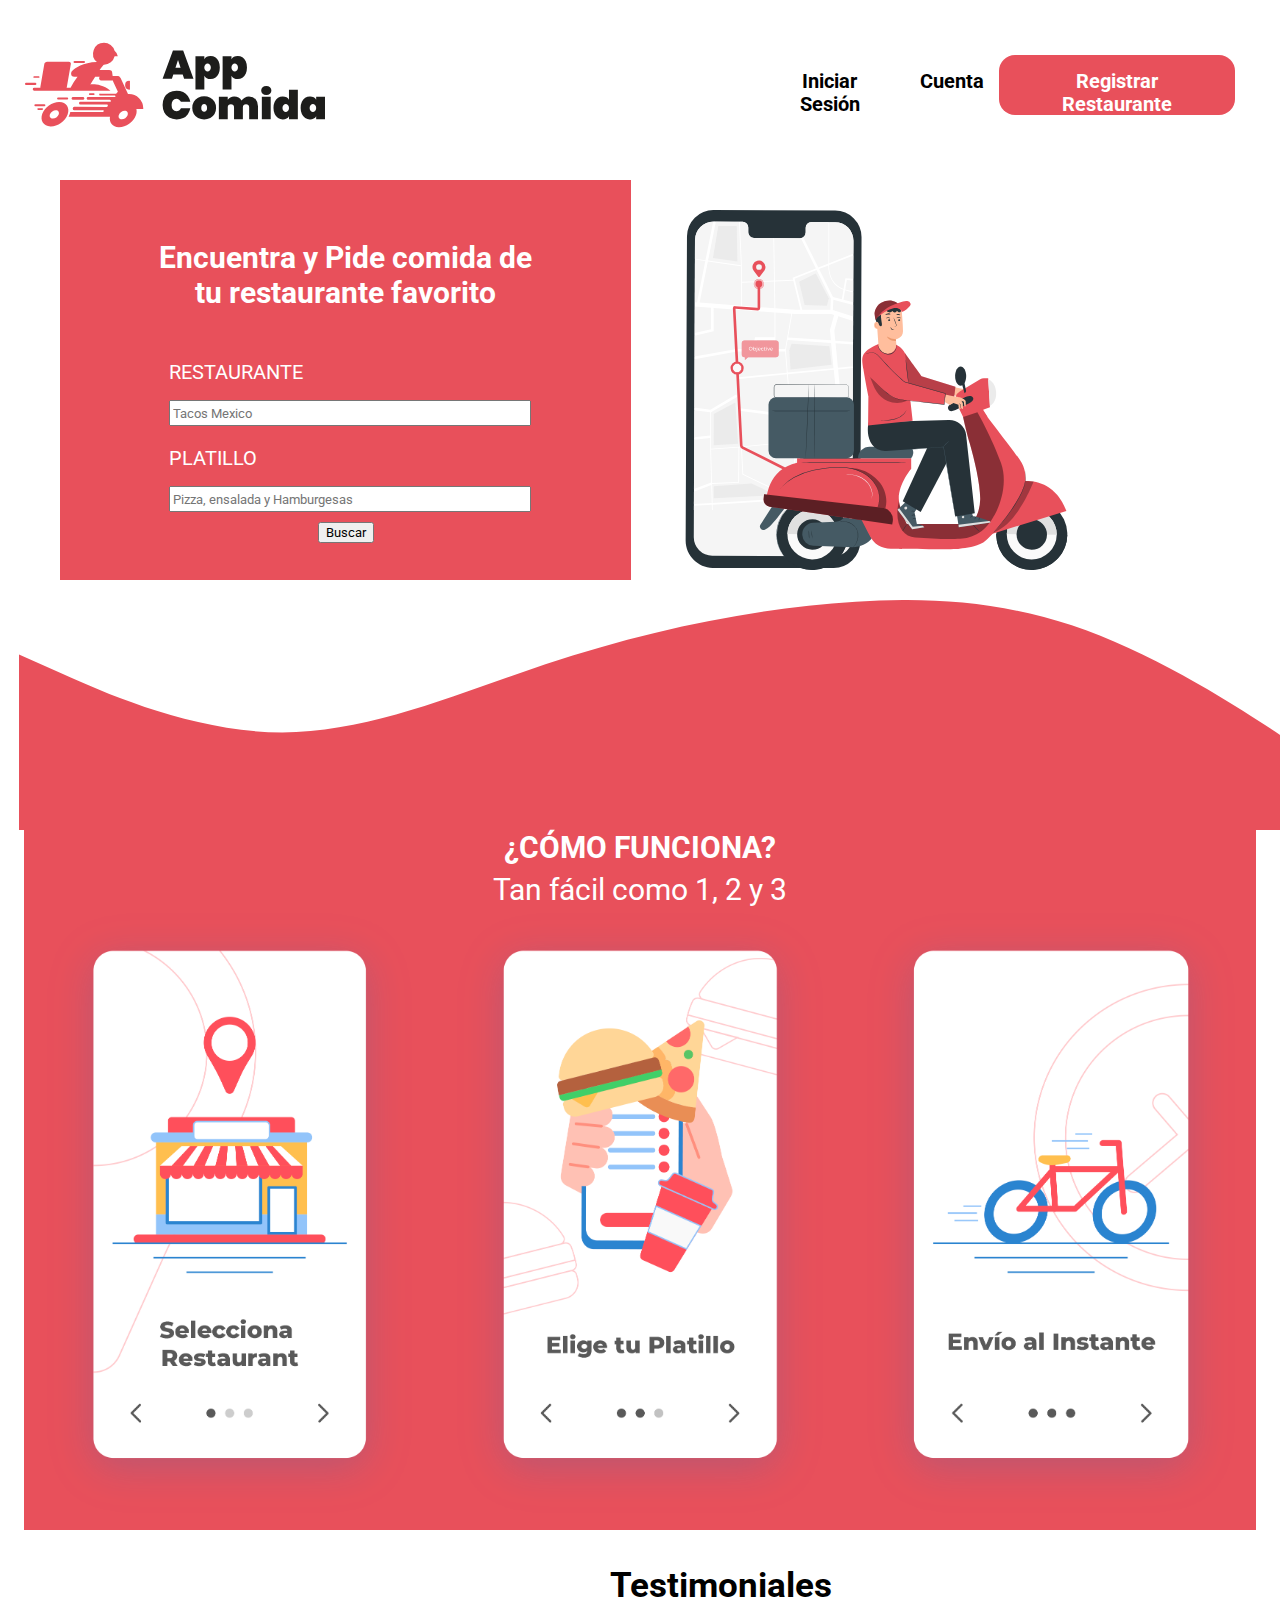
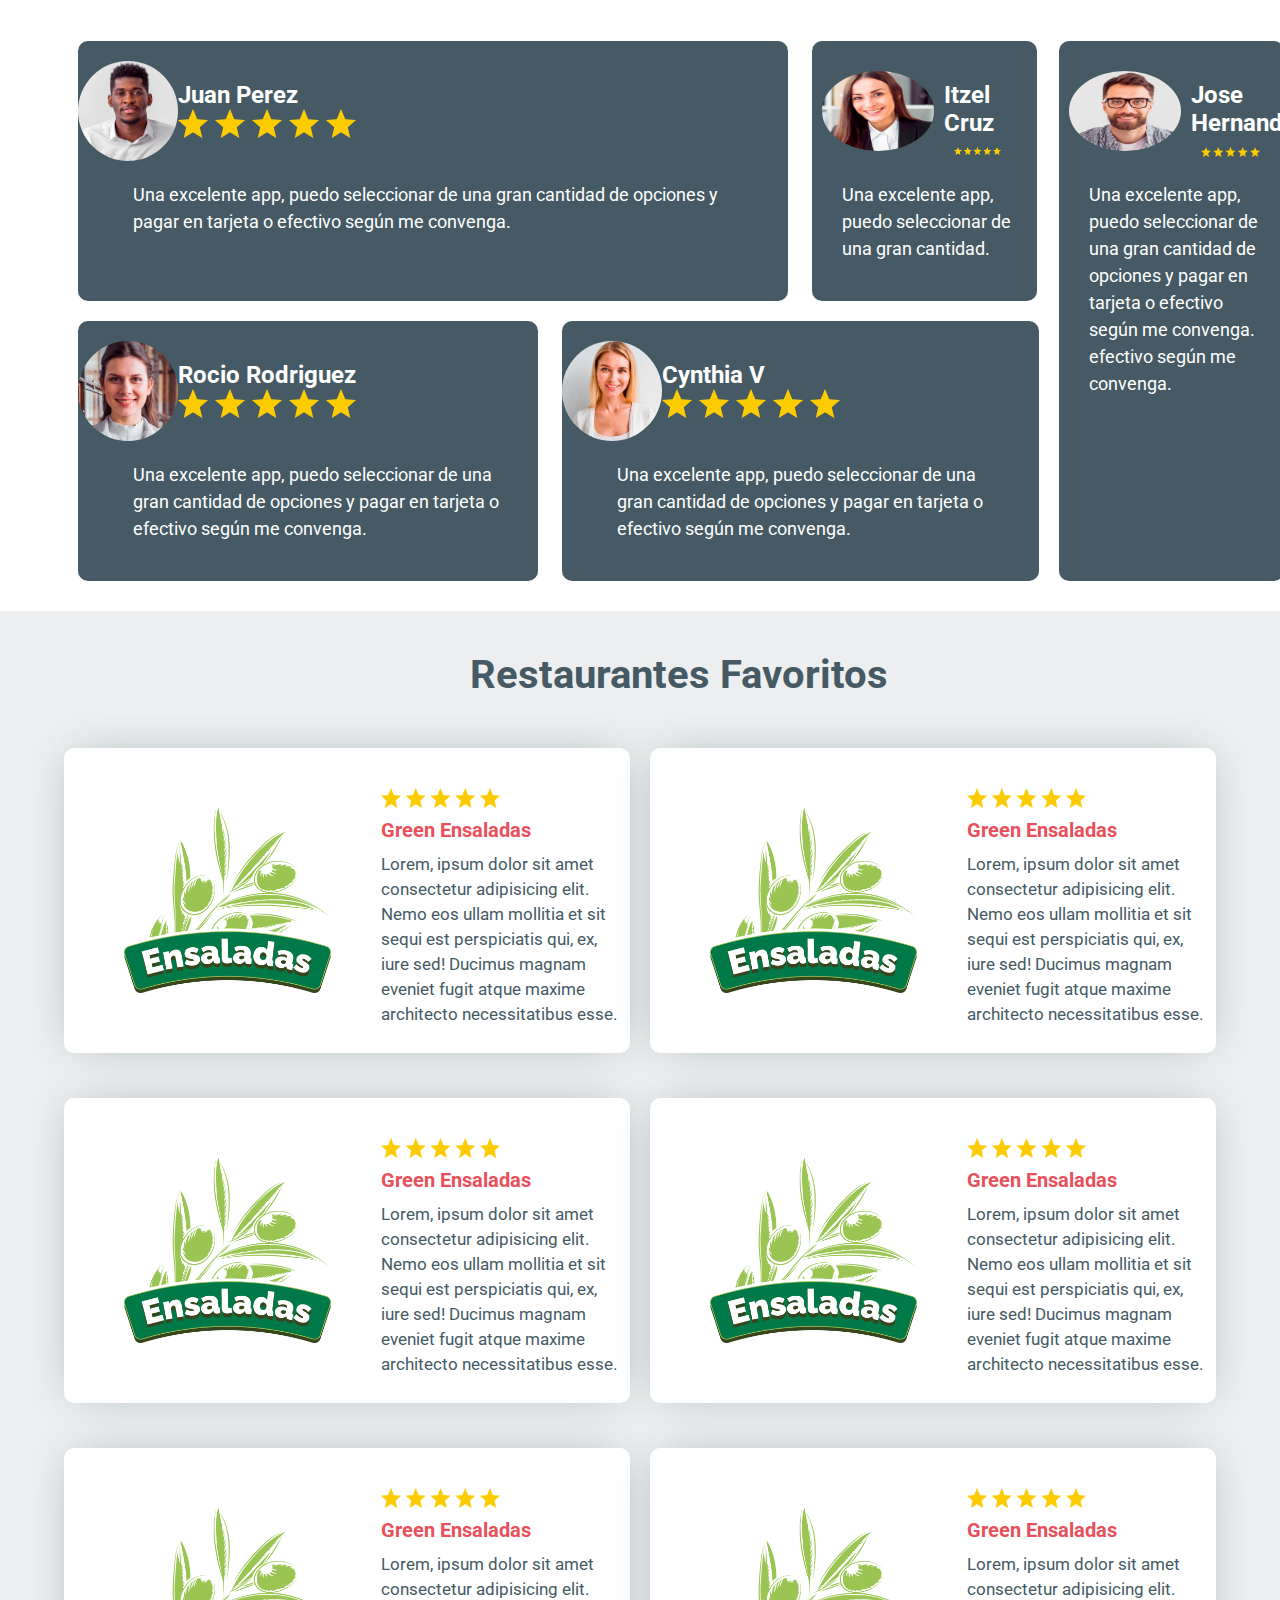
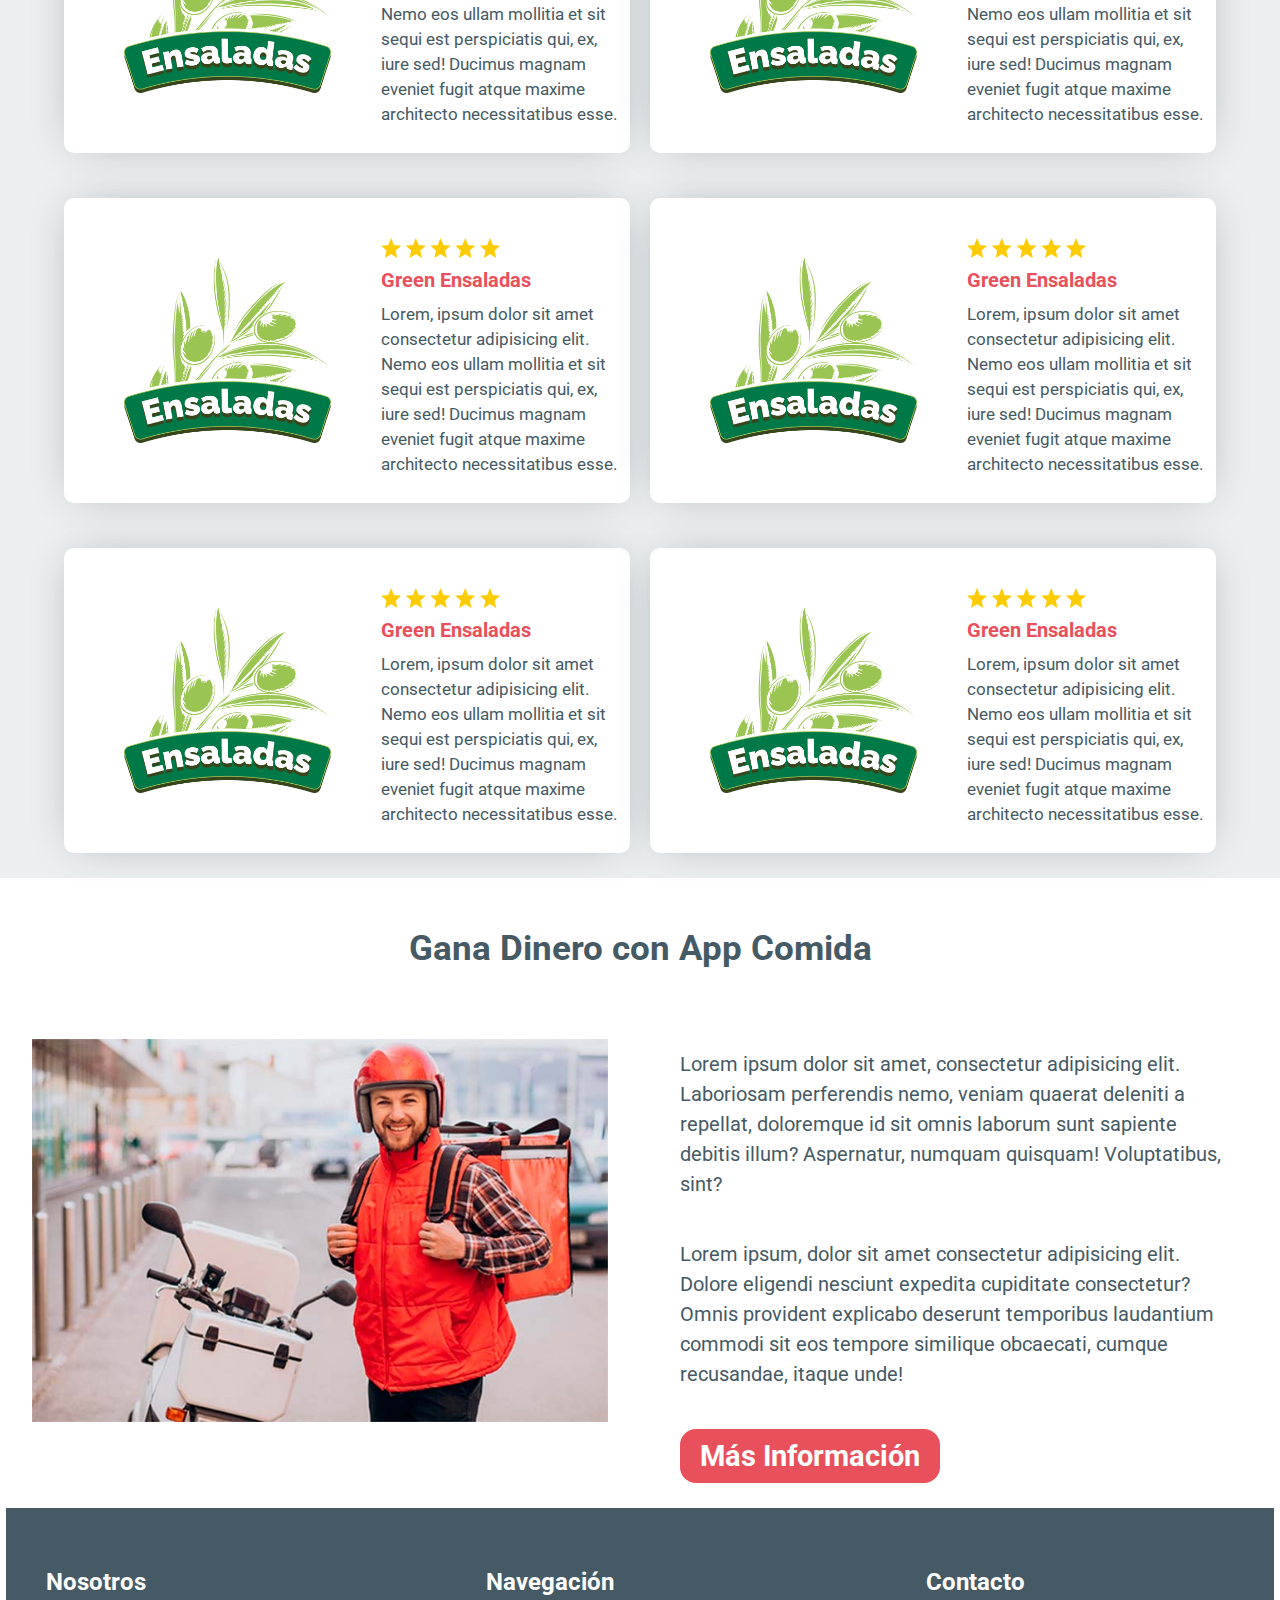
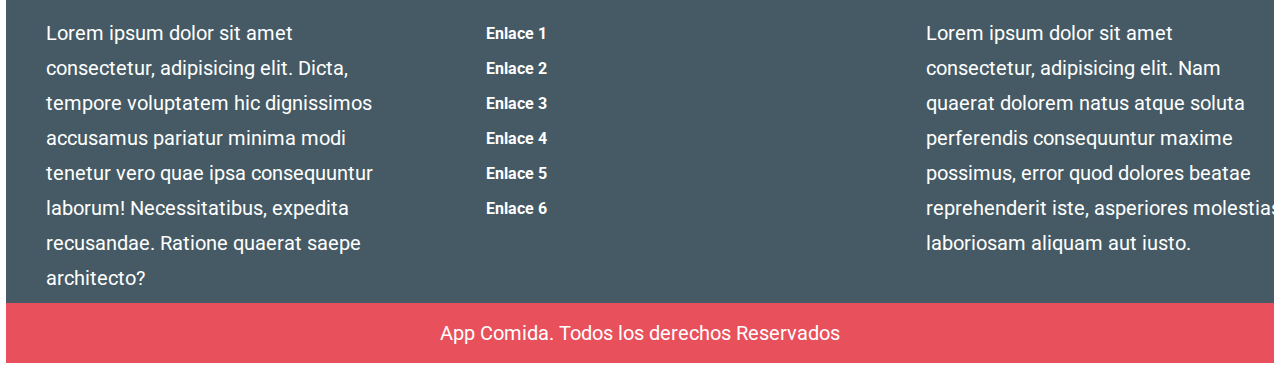
<file: index.html>
<!DOCTYPE html>
<html lang="en">

<head>
	<meta charset="UTF-8" />
	<meta http-equiv="X-UA-Compatible" content="IE=edge" />
	<meta name="viewport" content="width=device-width, initial-scale=1.0" />
	<title>App Delivery Abner</title>
	<link rel="preconnect" href="https://fonts.googleapis.com" />
	<link rel="preconnect" href="https://fonts.gstatic.com" crossorigin />
	<link href="https://fonts.googleapis.com/css2?family=Roboto:wght@400;700;900&display=swap" rel="stylesheet" />
	<link rel="stylesheet" href="styles.css">
</head>

<body>
	<header class="header">
		<div class="logo">
			<img src="img/logo.svg" alt="" class="logo_img">
		</div>

		<nav class="menu">
			<ul>
				<li>
					<a href="" class="link_nav link_nav1">Iniciar Sesión</a>
				</li>
				<li>
					<a href="" class="link_nav link_nav2">Cuenta</a>
				</li>
				<li>
					<a href="" class="link_nav link_nav3">Registrar Restaurante</a>
				</li>
			</ul>
		</nav>
	</header>

	<main>
		<!-- Inicio Repartidor -->
		<section class="repartidor">
			<div class="caja_form_repartidor">
				<h2 class="titulo_repartidor">Encuentra y Pide comida de <br> tu restaurante favorito</h2>
				<form action="" class="formulario">
					<div class="caja_formulario">
						<label for="restaurant" class="label">RESTAURANTE</label>
						<input placeholder="Tacos Mexico" class="input">
					</div>
					<div class="caja_formulario">
						<label for="platillo" class="label">PLATILLO</label>
						<input placeholder="Pizza, ensalada y Hamburgesas" class="input">
					</div>
					<div class="caja_formulario">
						<input id="boton" class="boton" type="button" value="Buscar">
					</div>
				</form>
			</div>
			<div class="caja_repartidor">
				<img src="img/dibujo_repartidor.svg" alt="dibujo_repartidor">
			</div>
		</section>
		<!-- Fin Repartidor -->

		<!-- Wave -->
		<section class="caja_wave">
			<img src="img/wave.svg" alt="" class="wave">
		</section>
		<!-- Wave -->

		<!-- Cómo Funciona -->
		<section class="contenedor_funciona">
			<div class="caja_funciona_texto">
				<h2>¿CÓMO FUNCIONA?</h2>
				<P>Tan fácil como 1, 2 y 3</P>
			</div>
			<div class="caja_funciona1">
				<img src="img/paso_1.png" alt="" class="imagen_funciona">
			</div>
			<div class="caja_funciona2">
				<img src="img/paso_2.png" alt="" class="imagen_funciona">
			</div>
			<div class="caja_funciona3">
				<img src="img/paso_3.png" alt="" class="imagen_funciona">
			</div>
		</section>
		<!-- Fin Cómo Funciona -->

		<!-- Inicio Testimoniales -->
		<section class="contenedor_testimoniales">
			<h2 class="titulo_testimoniales">Testimoniales</h2>
			<div class="testimoniales">
				<div class="caja_testimonio testimonio1">
					<div class="caja_header caja_header1">
						<img src="img/testimonial1.jpg" alt="" class="imagen_testimonio">
						<div class="caja_contenido_header">
							<h2>Juan Perez</h2>
							<img src="img/estrellas.png" alt="">
						</div>
					</div>
					<p>Una excelente app, puedo seleccionar de una gran cantidad de opciones y pagar en tarjeta o
						efectivo según me convenga.</p>
				</div>
				<div class="caja_testimonio testimonio2">
					<div class="caja_header caja_header2">
						<img src="img/testimonial2.jpg" alt="" class="imagen_testimonio">
						<div class="caja_contenido_header">
							<h2>Itzel Cruz</h2>
							<img src="img/estrellas.png" alt="">
						</div>
					</div>
					<p class="comentario2">Una excelente app, puedo seleccionar de una gran cantidad.</p>
				</div>
				<div class="caja_testimonio testimonio3">
					<div class="caja_header caja_header3">
						<img src="img/testimonial3.jpg" alt="" class="imagen_testimonio">
						<div class="caja_contenido_header">
							<h2>Jose Hernandez</h2>
							<img src="img/estrellas.png" alt="">
						</div>
					</div>
					<p class="comentario3">Una excelente app, puedo seleccionar de una gran cantidad de opciones y pagar
						en tarjeta o
						efectivo según me convenga. efectivo según me convenga.</p>
				</div>
				<div class="caja_testimonio testimonio4">
					<div class="caja_header caja_header4">
						<img src="img/testimonial4.jpg" alt="" class="imagen_testimonio">
						<div class="caja_contenido_header">
							<h2>Rocio Rodriguez</h2>
							<img src="img/estrellas.png" alt="">
						</div>
					</div>
					<p>Una excelente app, puedo seleccionar de una gran cantidad de opciones y pagar en tarjeta o
						efectivo según me convenga.</p>
				</div>
				<div class="caja_testimonio testimonio5">
					<div class="caja_header caja_header5">
						<img src="img/testimonial5.jpg" alt="" class="imagen_testimonio">
						<div class="caja_contenido_header">
							<h2>Cynthia V</h2>
							<img src="img/estrellas.png" alt="">
						</div>
					</div>
					<p>Una excelente app, puedo seleccionar de una gran cantidad de opciones y pagar en tarjeta o
						efectivo según me convenga.</p>
				</div>
			</div>
		</section>
		<!-- Fin Testimoniales -->

		<!-- Inicio Restaurantes -->
		<section class="container_restaurantes">
			<h2>Restaurantes Favoritos</h2>
			<section class="restaurantes">
				<div class="restaurante restaurante1">
					<img src="img/logo_ensaladas.png" alt="">
					<div class="caja_header_restaurantes caja_header_restaurantes1">
						<img src="img/estrellas.png" alt="">
						<h2>Green Ensaladas</h2>
						<p>Lorem, ipsum dolor sit amet consectetur adipisicing elit. Nemo eos ullam mollitia et sit
							sequi
							est perspiciatis qui, ex, iure sed! Ducimus magnam eveniet fugit atque maxime architecto
							necessitatibus esse.</p>
					</div>
				</div>
				<div class="restaurante restaurante2">
					<img src="img/logo_ensaladas.png" alt="">
					<div class="caja_header_restaurantes caja_header_restaurantes2">
						<img src="img/estrellas.png" alt="">
						<h2>Green Ensaladas</h2>
						<p>Lorem, ipsum dolor sit amet consectetur adipisicing elit. Nemo eos ullam mollitia et sit
							sequi
							est perspiciatis qui, ex, iure sed! Ducimus magnam eveniet fugit atque maxime architecto
							necessitatibus esse.</p>
					</div>
				</div>
				<div class="restaurante restaurante3">
					<img src="img/logo_ensaladas.png" alt="">
					<div class="caja_header_restaurantes caja_header_restaurantes3">
						<img src="img/estrellas.png" alt="">
						<h2>Green Ensaladas</h2>
						<p>Lorem, ipsum dolor sit amet consectetur adipisicing elit. Nemo eos ullam mollitia et sit
							sequi
							est perspiciatis qui, ex, iure sed! Ducimus magnam eveniet fugit atque maxime architecto
							necessitatibus esse.</p>
					</div>
				</div>
				<div class="restaurante restaurante4">
					<img src="img/logo_ensaladas.png" alt="">
					<div class="caja_header_restaurantes caja_header_restaurantes4">
						<img src="img/estrellas.png" alt="">
						<h2>Green Ensaladas</h2>
						<p>Lorem, ipsum dolor sit amet consectetur adipisicing elit. Nemo eos ullam mollitia et sit
							sequi
							est perspiciatis qui, ex, iure sed! Ducimus magnam eveniet fugit atque maxime architecto
							necessitatibus esse.</p>
					</div>
				</div>
				<div class="restaurante restaurante5">
					<img src="img/logo_ensaladas.png" alt="">
					<div class="caja_header_restaurantes caja_header_restaurantes5">
						<img src="img/estrellas.png" alt="">
						<h2>Green Ensaladas</h2>
						<p>Lorem, ipsum dolor sit amet consectetur adipisicing elit. Nemo eos ullam mollitia et sit
							sequi
							est perspiciatis qui, ex, iure sed! Ducimus magnam eveniet fugit atque maxime architecto
							necessitatibus esse.</p>
					</div>
				</div>
				<div class="restaurante restaurante6">
					<img src="img/logo_ensaladas.png" alt="">
					<div class="caja_header_restaurantes caja_header_restaurantes6">
						<img src="img/estrellas.png" alt="">
						<h2>Green Ensaladas</h2>
						<p>Lorem, ipsum dolor sit amet consectetur adipisicing elit. Nemo eos ullam mollitia et sit
							sequi
							est perspiciatis qui, ex, iure sed! Ducimus magnam eveniet fugit atque maxime architecto
							necessitatibus esse.</p>
					</div>
				</div>
				<div class="restaurante restaurante7">
					<img src="img/logo_ensaladas.png" alt="">
					<div class="caja_header_restaurantes caja_header_restaurantes7">
						<img src="img/estrellas.png" alt="">
						<h2>Green Ensaladas</h2>
						<p>Lorem, ipsum dolor sit amet consectetur adipisicing elit. Nemo eos ullam mollitia et sit
							sequi
							est perspiciatis qui, ex, iure sed! Ducimus magnam eveniet fugit atque maxime architecto
							necessitatibus esse.</p>
					</div>
				</div>
				<div class="restaurante restaurante8">
					<img src="img/logo_ensaladas.png" alt="">
					<div class="caja_header_restaurantes caja_header_restaurantes8">
						<img src="img/estrellas.png" alt="">
						<h2>Green Ensaladas</h2>
						<p>Lorem, ipsum dolor sit amet consectetur adipisicing elit. Nemo eos ullam mollitia et sit
							sequi
							est perspiciatis qui, ex, iure sed! Ducimus magnam eveniet fugit atque maxime architecto
							necessitatibus esse.</p>
					</div>
				</div>
				<div class="restaurante restaurante9">
					<img src="img/logo_ensaladas.png" alt="">
					<div class="caja_header_restaurantes caja_header_restaurantes9">
						<img src="img/estrellas.png" alt="">
						<h2>Green Ensaladas</h2>
						<p>Lorem, ipsum dolor sit amet consectetur adipisicing elit. Nemo eos ullam mollitia et sit
							sequi
							est perspiciatis qui, ex, iure sed! Ducimus magnam eveniet fugit atque maxime architecto
							necessitatibus esse.</p>
					</div>
				</div>
				<div class="restaurante restaurante10">
					<img src="img/logo_ensaladas.png" alt="">
					<div class="caja_header_restaurantes caja_header_restaurantes10">
						<img src="img/estrellas.png" alt="">
						<h2>Green Ensaladas</h2>
						<p>Lorem, ipsum dolor sit amet consectetur adipisicing elit. Nemo eos ullam mollitia et sit
							sequi
							est perspiciatis qui, ex, iure sed! Ducimus magnam eveniet fugit atque maxime architecto
							necessitatibus esse.</p>
					</div>
				</div>
			</section>
		</section>
		<!-- Fin Restaurantes -->

		<!-- Inicio Gana Dinero -->
		<section class="container_Gana">
			<h2>Gana Dinero con App Comida</h2>
			<div class="gana_dinero">
				<img src="img/repartidor.jpg" alt="">
				<div class="caja_gana_texto">
					<p>Lorem ipsum dolor sit amet, consectetur adipisicing elit. Laboriosam perferendis nemo, veniam
						quaerat deleniti a repellat, doloremque id sit omnis laborum sunt sapiente debitis illum?
						Aspernatur, numquam quisquam! Voluptatibus, sint?</p>
					<p>Lorem ipsum, dolor sit amet consectetur adipisicing elit. Dolore eligendi nesciunt expedita
						cupiditate consectetur? Omnis provident explicabo deserunt temporibus laudantium commodi sit eos
						tempore similique obcaecati, cumque recusandae, itaque unde!</p>
					<button class="boton_repartidores">Más Información</button>
				</div>
			</div>
		</section>
		<!-- Fin Gana Dinero -->
	</main>

	<footer class="footer">
		<section class="footer_nav">
			<div class="caja_footer caja_footer_nosotros">
				<h2>Nosotros</h2>
				<p>Lorem ipsum dolor sit amet consectetur, adipisicing elit. Dicta, tempore voluptatem hic dignissimos
					accusamus pariatur minima modi tenetur vero quae ipsa consequuntur laborum! Necessitatibus, expedita
					recusandae. Ratione quaerat saepe architecto?</p>
			</div>

			<div class="caja_footer caja_footer_navegacion">
				<h2>Navegación</h2>
				<ul>
					<li>
						<a href="">Enlace 1</a>
					</li>
					<li>
						<a href="">Enlace 2</a>
					</li>
					<li>
						<a href="">Enlace 3</a>
					</li>
					<li>
						<a href="">Enlace 4</a>
					</li>
					<li>
						<a href="">Enlace 5</a>
					</li>
					<li>
						<a href="">Enlace 6</a>
					</li>
				</ul>
			</div>

			<div class="caja_footer caja_footer_contacto">
				<h2>Contacto</h2>
				<p>Lorem ipsum dolor sit amet consectetur, adipisicing elit. Nam quaerat dolorem natus atque soluta
					perferendis consequuntur maxime possimus, error quod dolores beatae reprehenderit iste, asperiores
					molestias laboriosam aliquam aut iusto.</p>
			</div>
		</section>
		<p>App Comida. Todos los derechos Reservados</p>
	</footer>
</body>

</html>
</file>
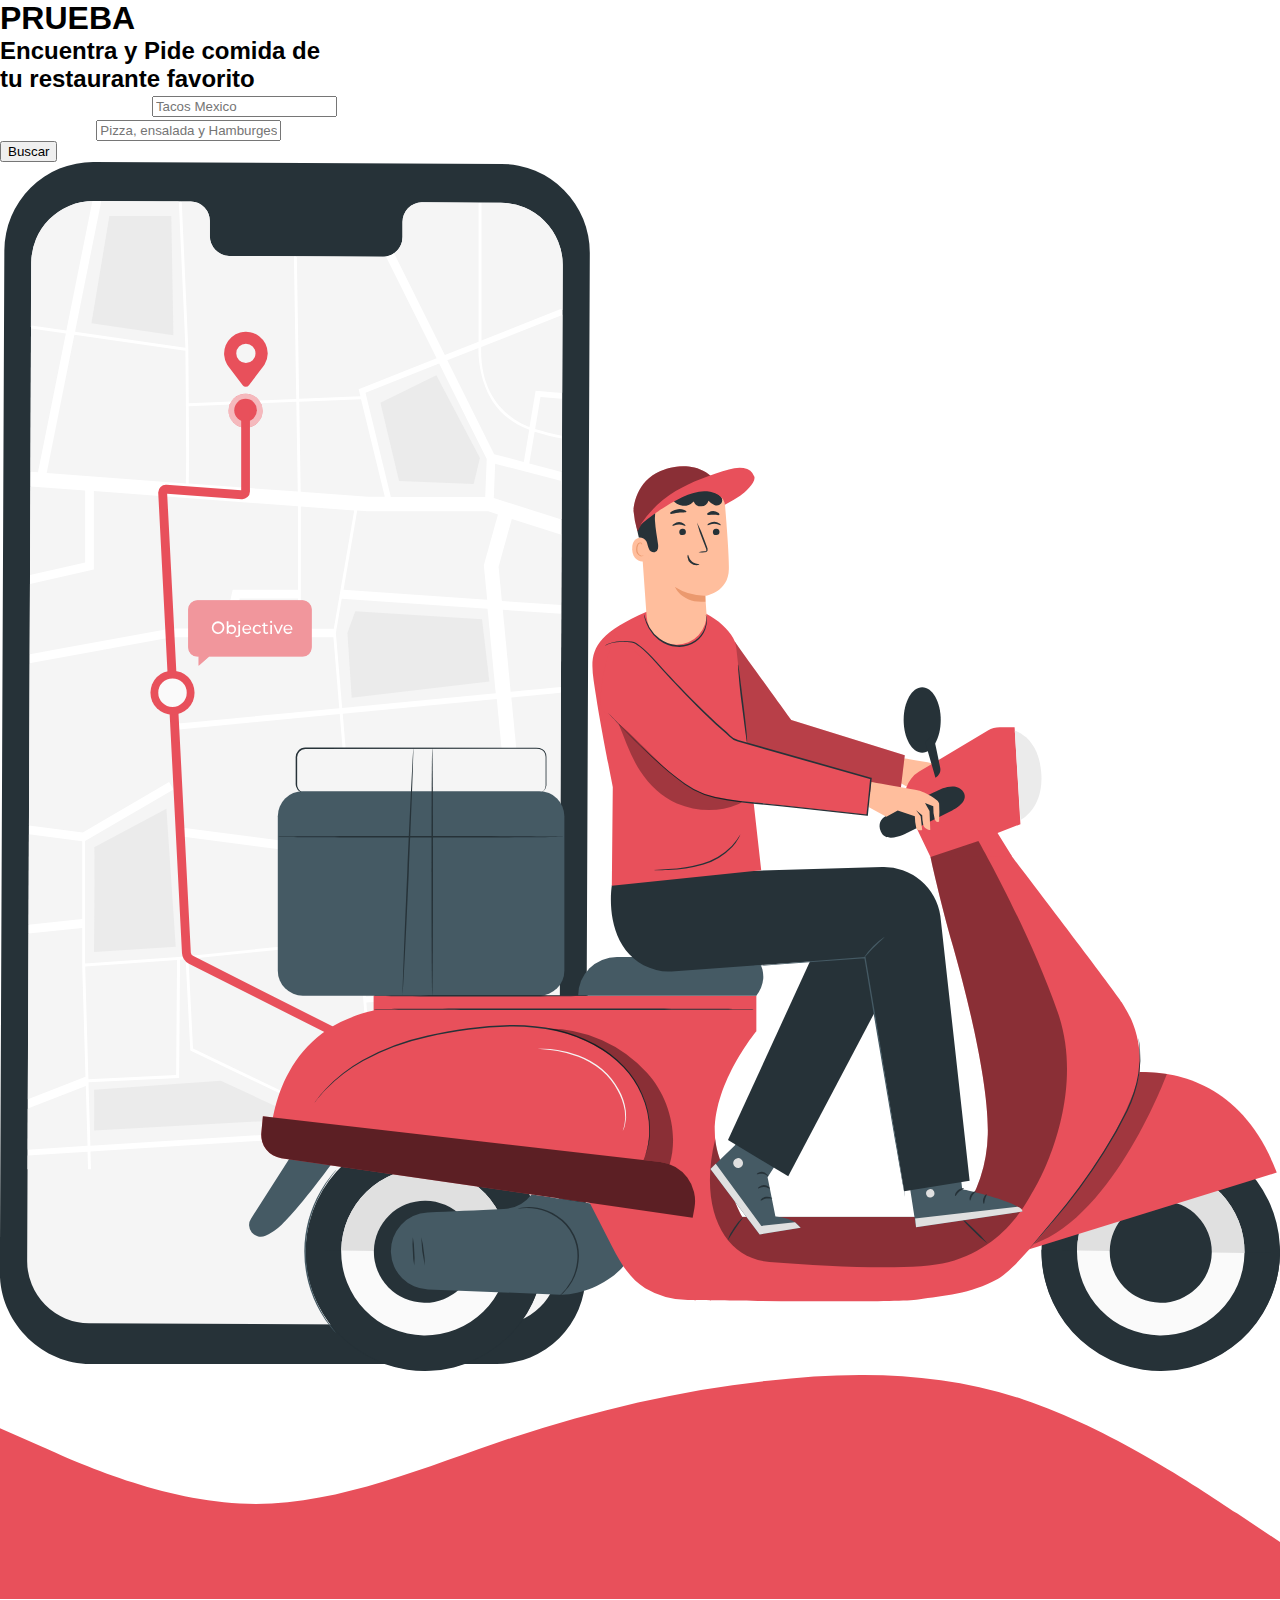
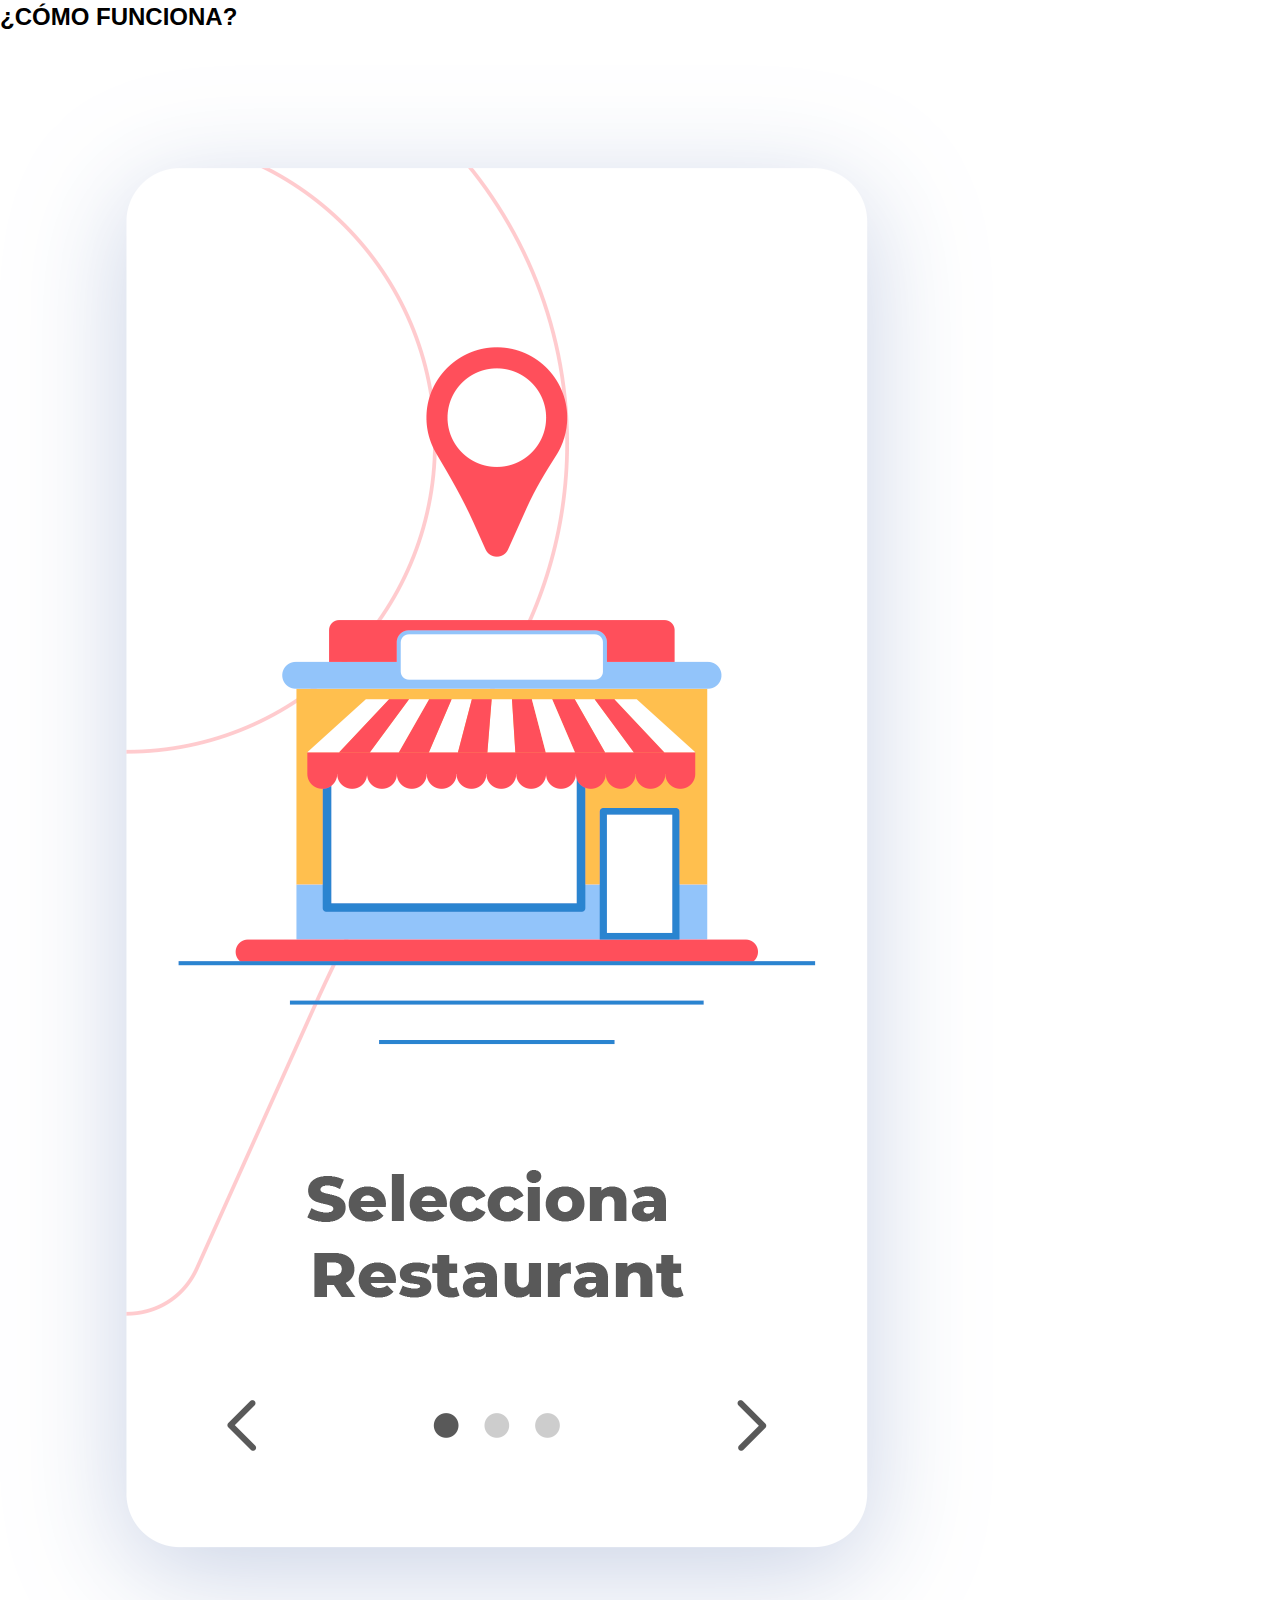
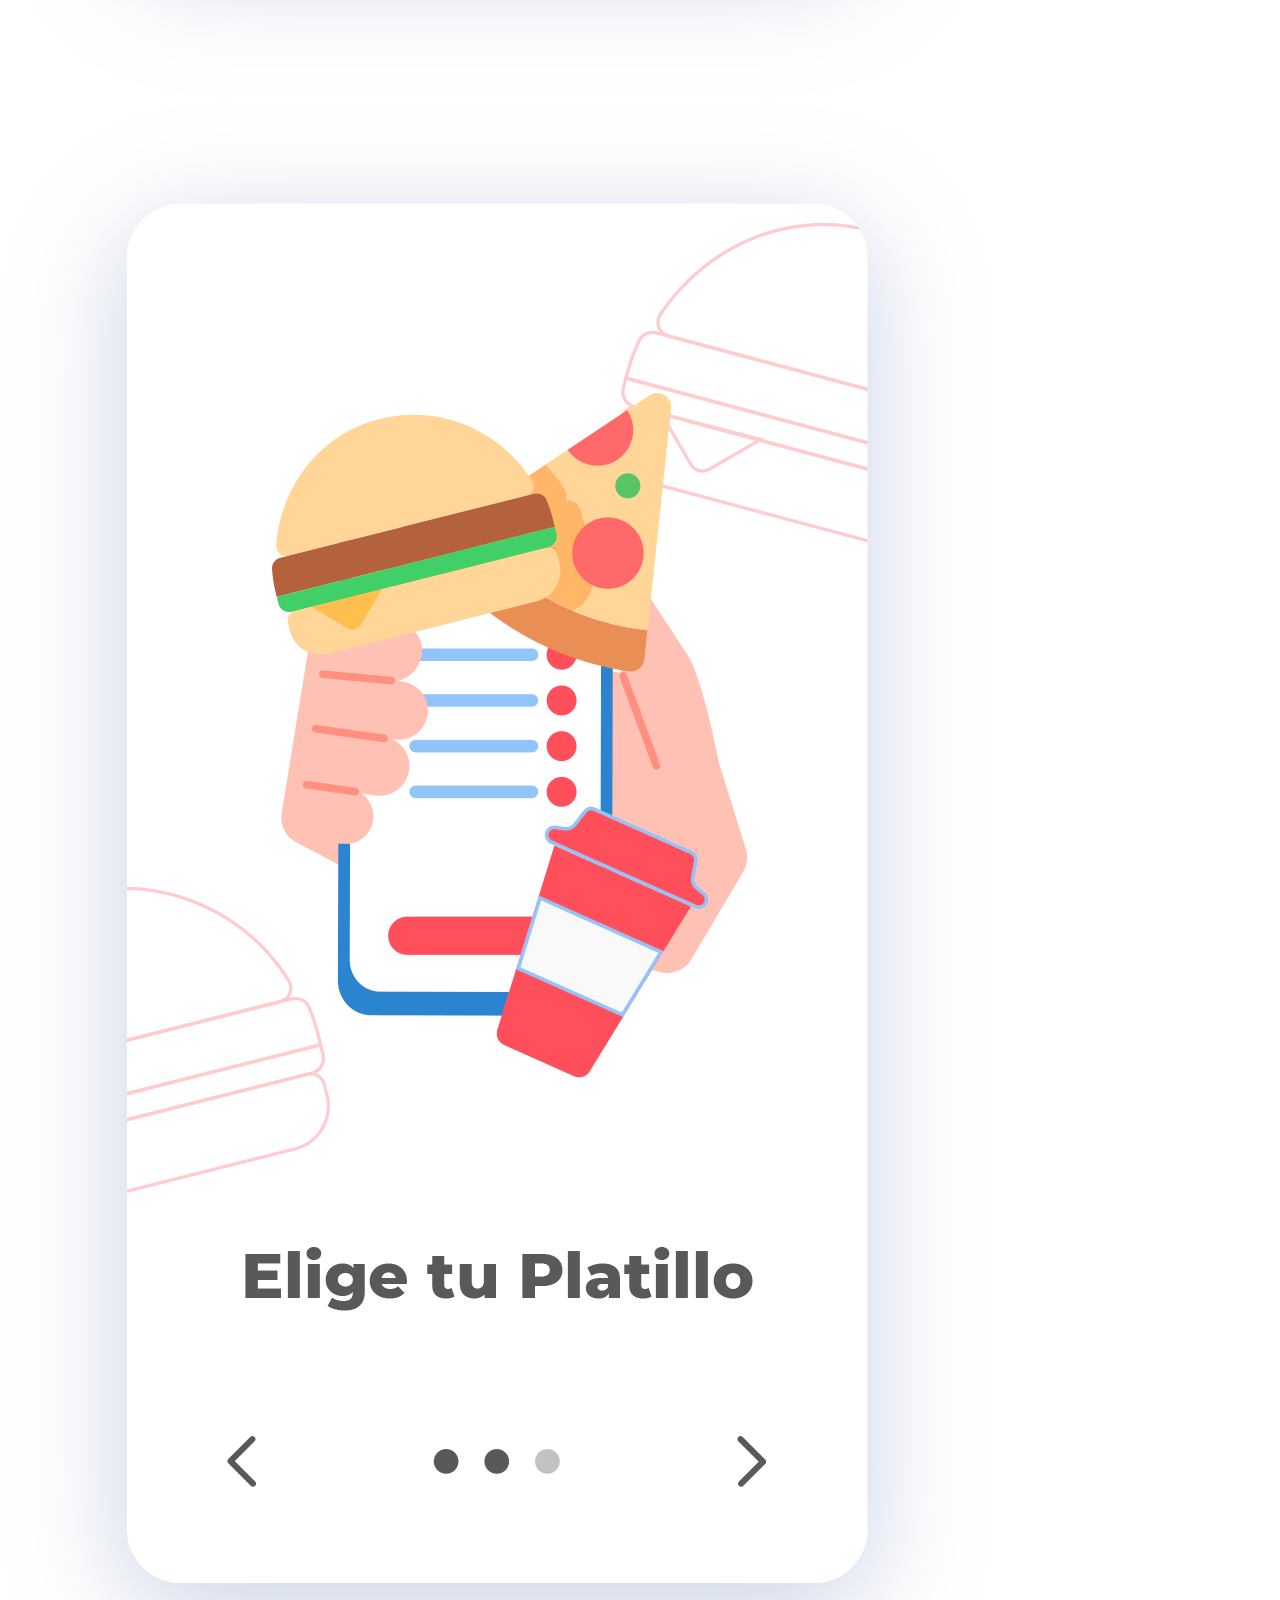
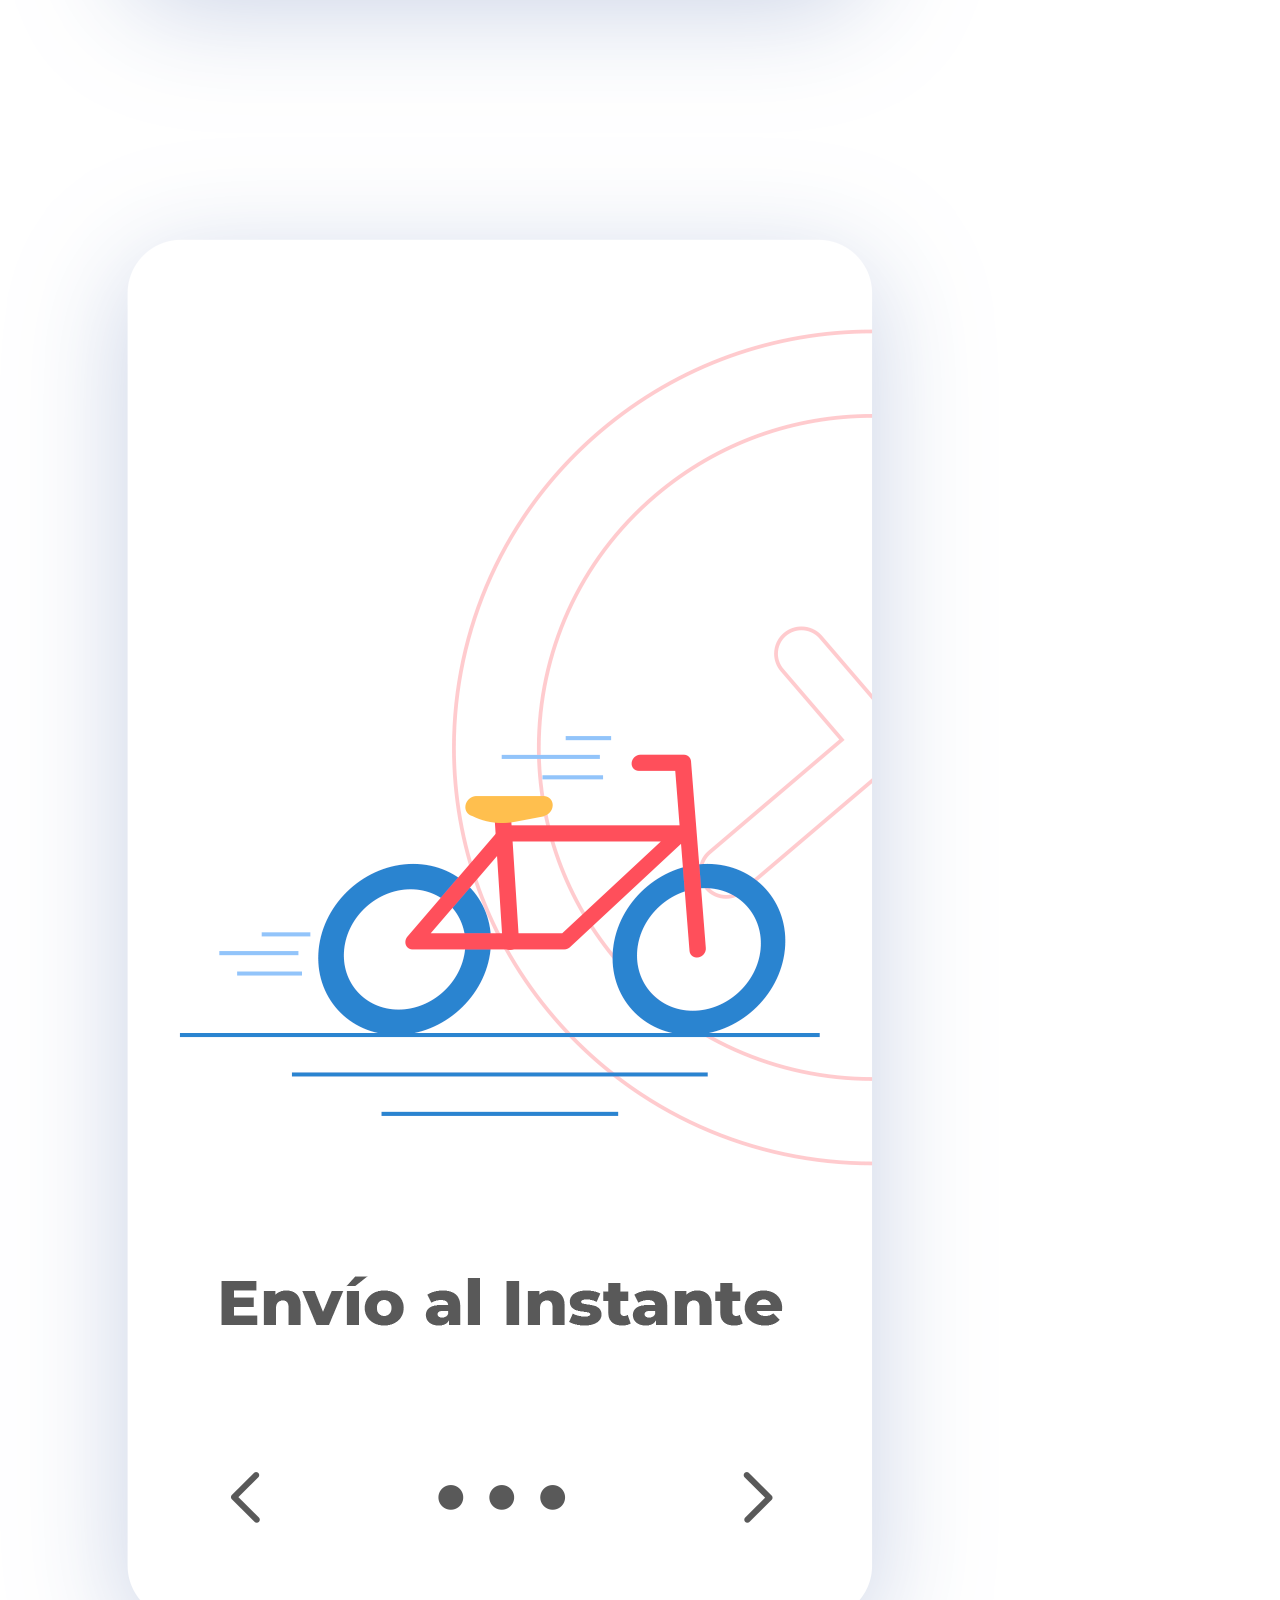
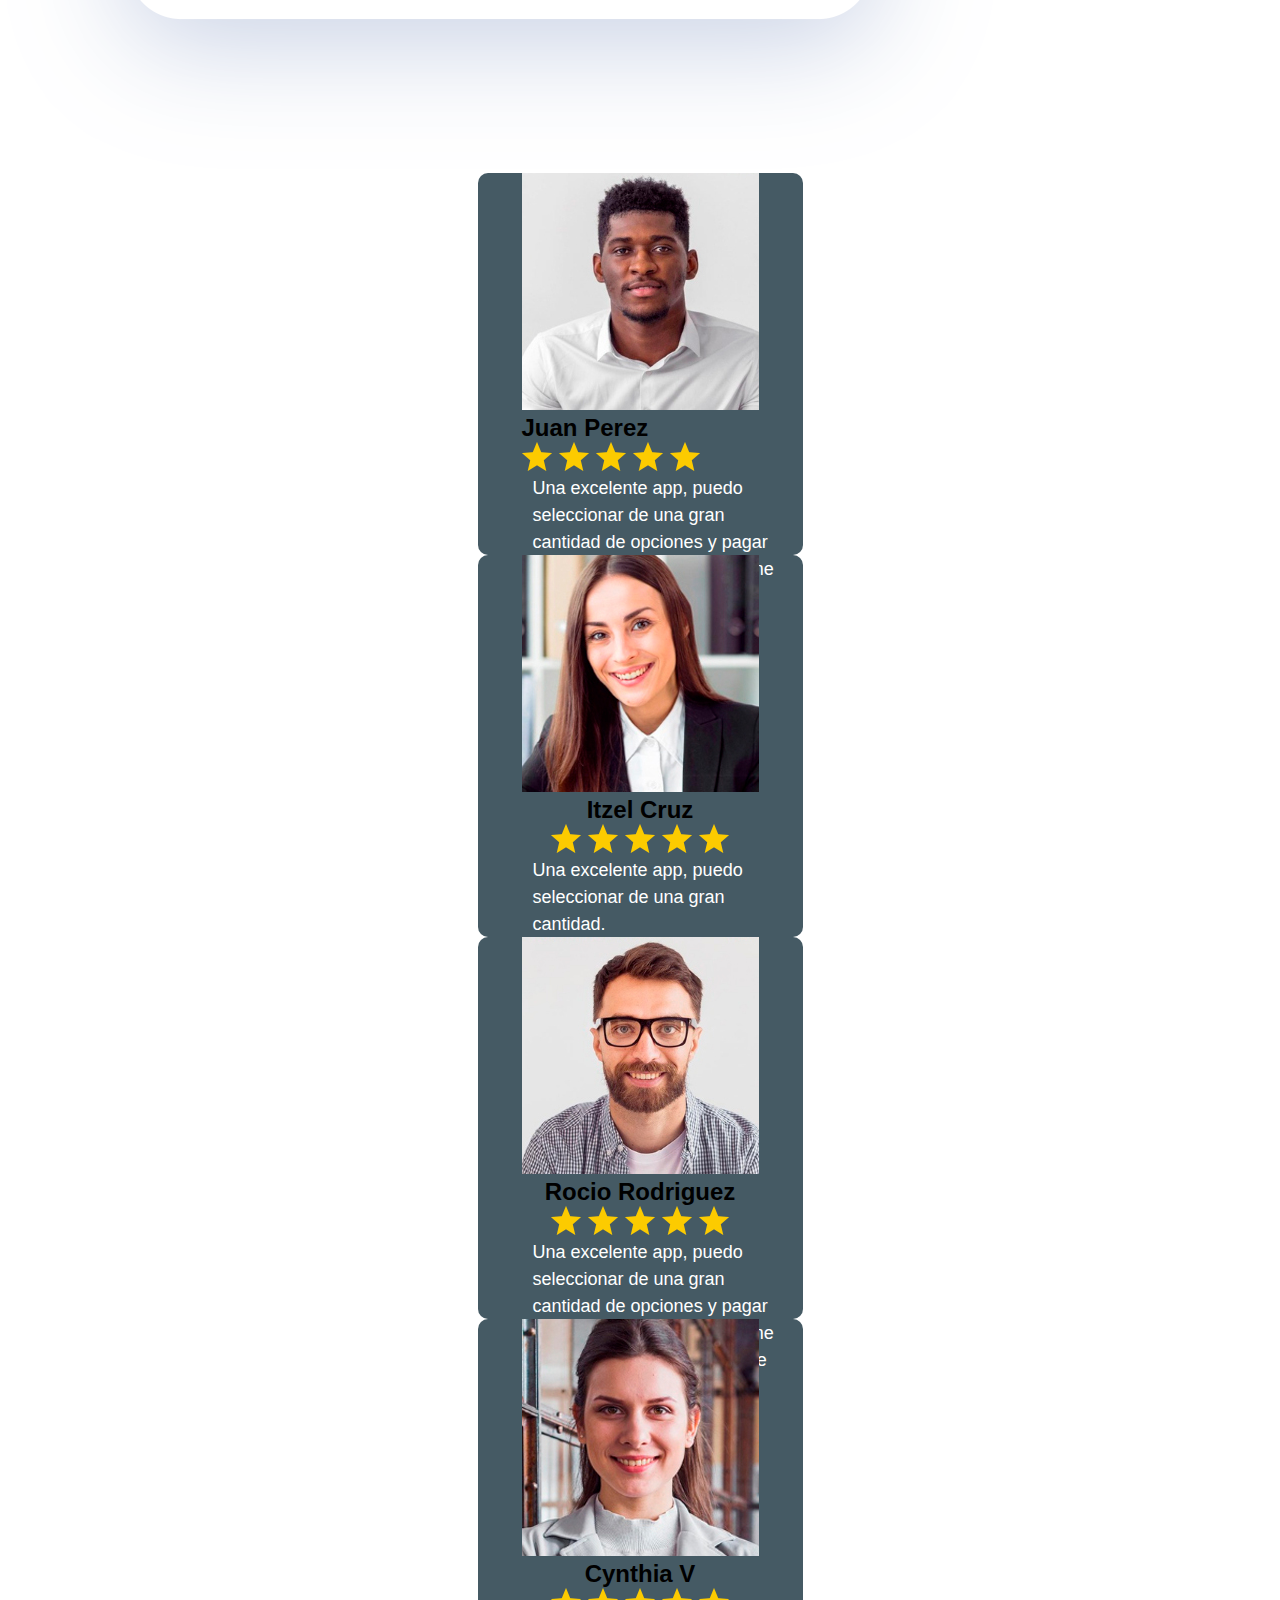
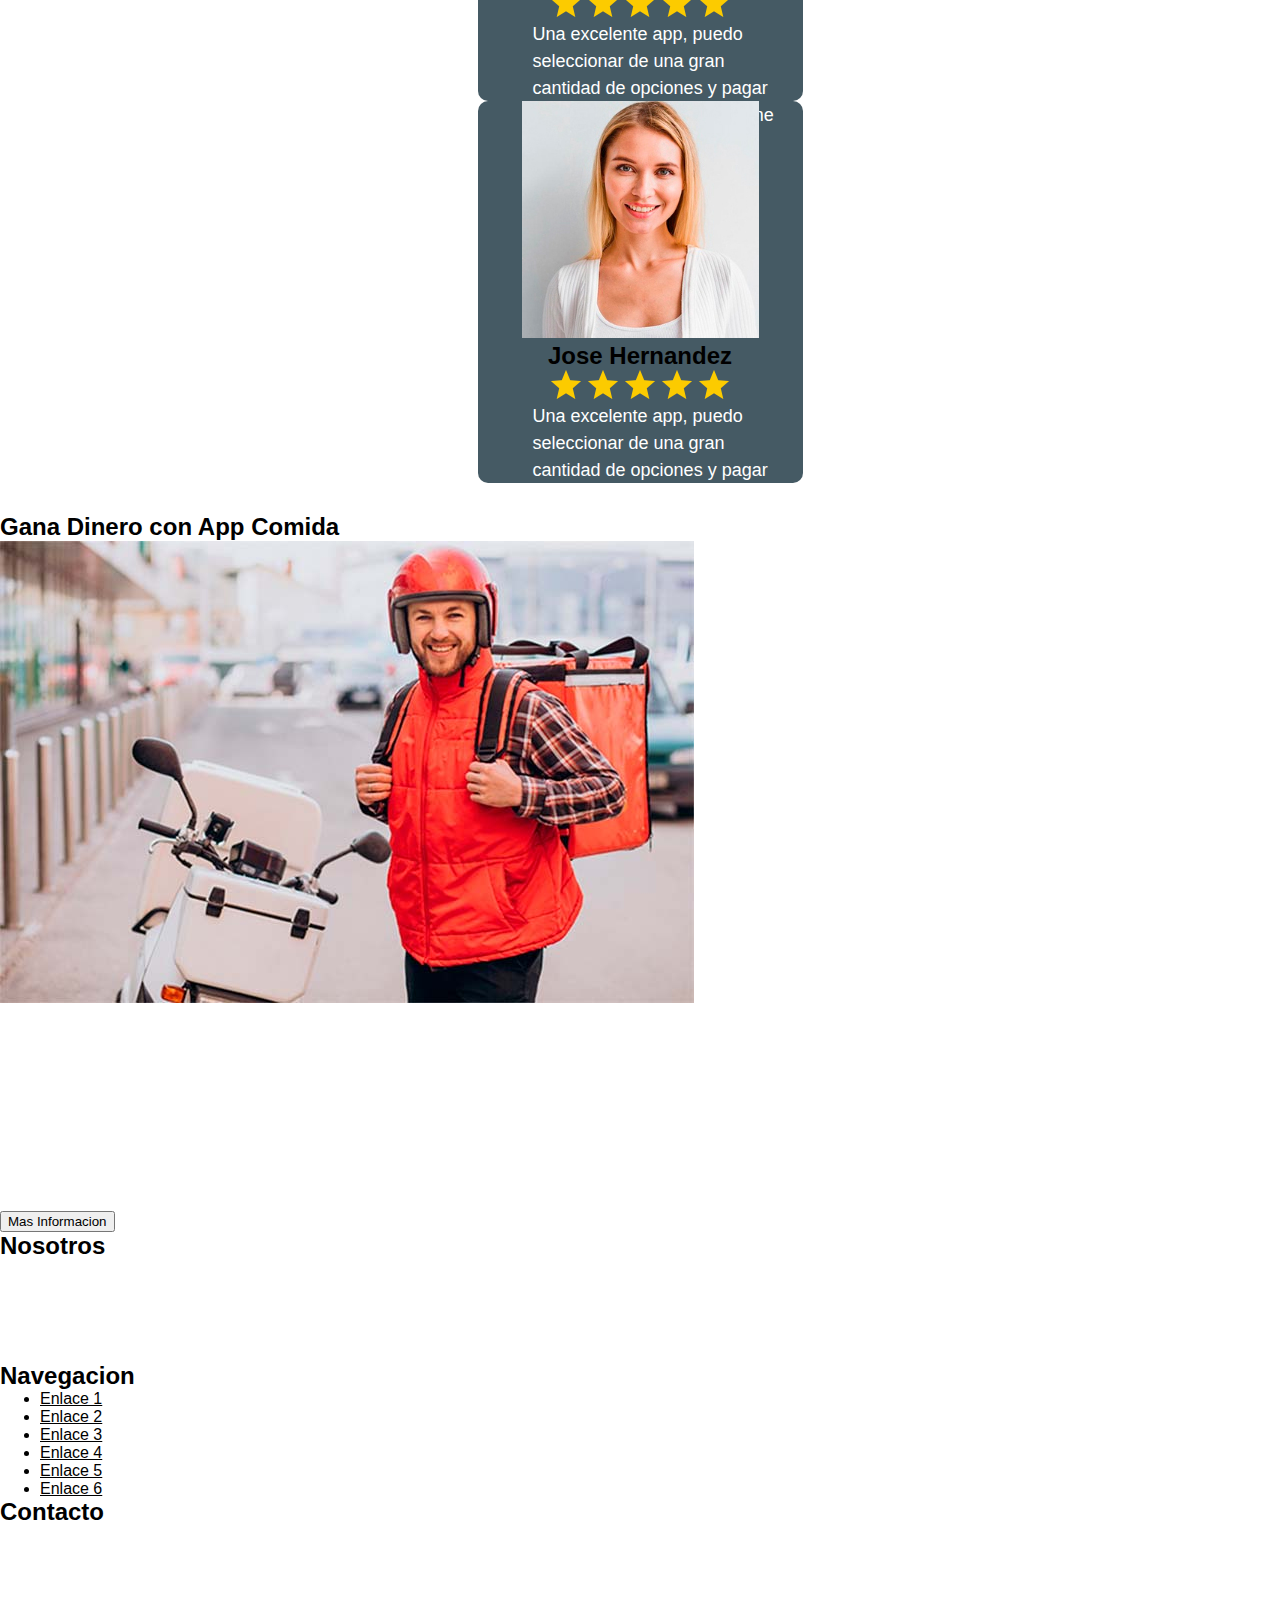
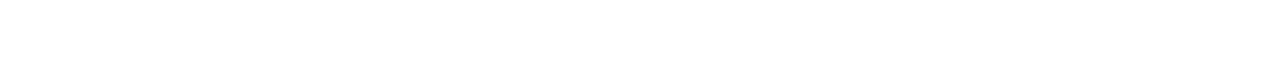
<file: ejemplo.html>
<!DOCTYPE html>
<html lang="en">

<head>
    <meta charset="UTF-8">
    <meta name="viewport" content="width=device-width, initial-scale=1.0">
    <title>Document</title>
    <link rel="stylesheet" href="styles.css">
</head>

<body>
    <h1>PRUEBA</h1>

    <main>
        <section>
            <div>
                <h2>Encuentra y Pide comida de <br> tu restaurante favorito</h2>
                <form action="">
                    <div>
                        <label for="restaurant">RESTAURANTE</label>
                        <input placeholder="Tacos Mexico" id="restaurant">
                    </div>
                    <div>
                        <label for="platillo">PLATILLO</label>
                        <input placeholder="Pizza, ensalada y Hamburgesas" id="platillo">
                    </div>
                    <div>
                        <input id="boton" class="boton" type="button" value="Buscar">
                    </div>
                </form>
            </div>
            <div>
                <img src="img/dibujo_repartidor.svg" alt="dibujo_repartidor">
            </div>
        </section>

        <section>
            <img src="img/wave.svg" alt="">
        </section>

        <section>
            <h2>¿CÓMO FUNCIONA?</h2>
            <P>Tan fácil como 1, 2 y 3</P>
            <div>
                <img src="img/paso_1.png" alt="">
            </div>
            <div>
                <img src="img/paso_2.png" alt="">
            </div>
            <div>
                <img src="img/paso_3.png" alt="">
            </div>
        </section>

        <section class="contenedor_testimoniales">
            <div class="caja_testimonio caja_testimonio1">
                <div>
                    <img src="img/testimonial1.jpg" alt="">
                    <div>
                        <h2>Juan Perez</h2>
                        <img src="img/estrellas.png" alt="">
                    </div>
                </div>
                <p>Una excelente app, puedo seleccionar de una gran cantidad de opciones y pagar en tarjeta o
                    efectivo según me convenga.</p>
            </div>

            <div class="caja_testimonio caja_testimonio2">
                <div>
                    <img src="img/testimonial2.jpg" alt="">
                </div>
                <div>
                    <h2>Itzel Cruz</h2>
                </div>
                <div>
                    <img src="img/estrellas.png" alt="">
                </div>
                <div>
                    <p>Una excelente app, puedo seleccionar de una gran cantidad.</p>
                </div>
            </div>

            <div class="caja_testimonio caja_testimonio3">
                <div>
                    <img src="img/testimonial3.jpg" alt="">
                </div>
                <div>
                    <h2>Rocio Rodriguez</h2>
                </div>
                <div>
                    <img src="img/estrellas.png" alt="">
                </div>
                <div>
                    <p>Una excelente app, puedo seleccionar de una gran cantidad de opciones y pagar en tarjeta o
                        efectivo según me convenga. efectivo según me convenga.</p>
                </div>
            </div>

            <div class="caja_testimonio caja_testimonio4">
                <div>
                    <img src="img/testimonial4.jpg" alt="">
                </div>
                <div>
                    <h2>Cynthia V</h2>
                </div>
                <div>
                    <img src="img/estrellas.png" alt="">
                </div>
                <div>
                    <p>Una excelente app, puedo seleccionar de una gran cantidad de opciones y pagar en tarjeta o
                        efectivo según me convenga.</p>
                </div>
            </div>

            <div class="caja_testimonio caja_testimonio5">
                <div>
                    <img src="img/testimonial5.jpg" alt="">
                </div>
                <div>
                    <h2>Jose Hernandez</h2>
                </div>
                <div>
                    <img src="img/estrellas.png" alt="">
                </div>
                <div>
                    <p>Una excelente app, puedo seleccionar de una gran cantidad de opciones y pagar en tarjeta o
                        efectivo según me convenga.</p>
                </div>
            </div>
        </section>

        <section>
            <h2>Gana Dinero con App Comida</h2>

            <div>
                <div>
                    <img src="img/repartidor.jpg" alt="">
                </div>

                <div>
                    <p>Lorem ipsum dolor sit amet, consectetur adipisicing elit. Laboriosam perferendis nemo, veniam
                        quaerat deleniti a repellat, doloremque id sit omnis laborum sunt sapiente debitis illum?
                        Aspernatur, numquam quisquam! Voluptatibus, sint?</p>
                    <p>Lorem ipsum, dolor sit amet consectetur adipisicing elit. Dolore eligendi nesciunt expedita
                        cupiditate consectetur? Omnis provident explicabo deserunt temporibus laudantium commodi sit eos
                        tempore similique obcaecati, cumque recusandae, itaque unde!</p>
                    <button class="boton">Mas Informacion</button>
                </div>
            </div>
        </section>
    </main>

    <footer>
        <div>
            <div>
                <h2>Nosotros</h2>
                <p>Lorem ipsum dolor sit amet consectetur, adipisicing elit. Dicta, tempore voluptatem hic dignissimos
                    accusamus pariatur minima modi tenetur vero quae ipsa consequuntur laborum! Necessitatibus, expedita
                    recusandae. Ratione quaerat saepe architecto?</p>
            </div>

            <div>
                <h2>Navegacion</h2>
                <ul>
                    <li>
                        <a href="">Enlace 1</a>
                    </li>
                    <li>
                        <a href="">Enlace 2</a>
                    </li>
                    <li>
                        <a href="">Enlace 3</a>
                    </li>
                    <li>
                        <a href="">Enlace 4</a>
                    </li>
                    <li>
                        <a href="">Enlace 5</a>
                    </li>
                    <li>
                        <a href="">Enlace 6</a>
                    </li>
                </ul>
            </div>

            <div>
                <h2>Contacto</h2>
                <p>Lorem ipsum dolor sit amet consectetur, adipisicing elit. Nam quaerat dolorem natus atque soluta
                    perferendis consequuntur maxime possimus, error quod dolores beatae reprehenderit iste, asperiores
                    molestias laboriosam aliquam aut iusto.</p>
            </div>

            <div>
                <p>App Comida. Todos los derechos Reservados</p>
            </div>
        </div>
    </footer>
</body>

</html>
</file>
<file: styles.css>
*{
    margin: 0px auto;
    color: black;
    font-family: "Roboto", sans-serif;
}

.header{
    display: flex;
    width: 1300px;
    height: 150px;
    margin-top: 10px;
    justify-content: space-between;
}

.menu{
    width: 600px;
    height: 150px;
}

.menu ul{
    width: 80%;
    height: 90px;
    display: flex;
    list-style: none;
    align-items: center;
    padding-top: 30px;
    font-size: 19.5px;
}

.menu ul li a{
    text-decoration: none;
    text-align: center;
    border-radius: 15px;
    display: block;
    height: 40px;
    padding-top: 10px;
    font-weight: 700;
    padding-left: 15px;
    padding-right: 15px;
}

.menu ul li:last-child{
    background: #E8505B;
    border-radius: 1rem;
    padding: 5px;
}

.link_nav3{
    color: white;
}

.logo{
    width: 600px;
    height: 150px;
    padding-top: 30px;
}

.logo img{
    width: 300px;
    height: 90px;
}

/* Repartidor */

.repartidor{
    display: grid;
    grid-template-columns: repeat(2, 1fr);
    grid-template-rows: 100%;
    width: 96%;
    height: 400px;
    margin-bottom: 20px;
    margin-left: 20px;
    margin-top: 20px;
}

.caja_form_repartidor{
    margin-left: 40px;
    width: 93%;
    height: 100%;
    background: #E8505B;
}

.caja_repartidor{
    display: flex;
    justify-content: center;
    width: 100%;
    height: 100%;
}

.caja_repartidor img{
    width: 100%;
    height: 90%;
    display: block;
    padding-top: 30px;
    padding-right: 130px;
}

.titulo_repartidor{
    margin-top: 60px;
    margin-bottom: 40px;
    color: white;
    text-align: center;
    font-size: 30px;
}

.formulario{
    display: flex;
    flex-direction: column;
}

.caja_formulario{
    display: flex;
    flex-direction: column;
    width: 62%;
}

label{
    color: white;
    margin-top: 10px;
    margin-bottom: 10px;
    width: 100%;
    height: 20px;
    font-size: 20px;
}

.input{
    margin-top: 10px;
    margin-bottom: 10px;
    width: 100%;
    height: 20px;
}

.caja_wave{
    width: 97%;
    height: 230px;
}

.caja_wave img{
    display: block;
    height: 100%;
}

/* Como Funciona */

.contenedor_funciona{
    background: #E8505B;
    width: 96.3%;
    display: grid;
    grid-template-columns: repeat(3, 1fr);
    grid-template-areas: ". caja_funciona_texto ."
    "caja_funciona1 caja_funciona2 caja_funciona3";
    height: 700px;
    margin-bottom: 30px;
}

.imagen_funciona{
    width: 100%;
    height: 600px;
}

.caja_funciona1{
    grid-area: caja_funciona1;
}

.caja_funciona2{
    grid-area: caja_funciona2;
}

.caja_funciona3{
    grid-area: caja_funciona3;
}

.caja_funciona_texto{
    grid-area: caja_funciona_texto;
    width: 100%;
    text-align: center;
    display: grid;
}

.caja_funciona_texto h2, p{
    color: white;
    width: 100%;
    font-size: 30px;
}

/* Testimoniales */

.contenedor_testimoniales{
    width: 100%;
    margin-bottom: 30px;
}

.testimoniales{
    display: grid;
    grid-template-columns: repeat(5, 1fr);
    grid-template-rows: repeat(2, 1fr);
    grid-template-areas: "testimonio1 testimonio1 testimonio1 testimonio2 testimonio3"
                         "testimonio4 testimonio4 testimonio5 testimonio5 testimonio3";
    grid-gap: 20px;
    width: 90%;
    height: 540px;
    margin-left: 75px;
    margin-bottom: 20px;
    justify-content: space-around;
}

.titulo_testimoniales{
    margin-top: 35px;
    margin-bottom: 35px;
    margin-left: 610px;
    font-size: 35px;
} 

.caja_testimonio{
    width: 325px;
    background: #455A64;
    border-radius: 10px;
    display: flex;
    flex-direction: column;
    flex-wrap: wrap;
}

.testimonio1{
    grid-area: testimonio1;
    width: 710px;
    box-sizing: border-box;
}

.testimonio2{
    grid-area: testimonio2;
    width: 225px;
    box-sizing: border-box;
}

.testimonio3{
    grid-area: testimonio3;
    width: 225px;
    box-sizing: border-box;
}

.testimonio4{
    grid-area: testimonio4;
    width: 460px;
    box-sizing: border-box;
}

.testimonio5{
    grid-area: testimonio5;
    width: 477px;
    box-sizing: border-box;
}

.caja_header{
    display: flex;
    height: 100px;
    margin-top: 20px;
    margin-bottom: 20px;
    margin-left: 0px;
}

.imagen_testimonio{
    border-radius: 50%;
}

.caja_contenido_header{
    margin-top: 20px;
    margin-left: 0px;
}

.caja_contenido_header h2{
    color: white;
}

.caja_testimonio p{
    width: 80%;
    height: 80px;
    margin-left: 55px;
    font-size: 18px;
    line-height: 1.5;
}

.caja_header2 img{
    width: 50%;
    padding: 10px;
}

.caja_header3 img{
    width: 50%;
    padding: 10px;
}

.testimonio1 p{
    width: 85%;
}

.testimonio2 p{
    margin-left: 30px;
}

.testimonio3 p{
    margin-left: 30px;
}

/* Restaurantes Favoritos */

.container_restaurantes{
    width: 100%;
    margin-bottom: 30px;
    background: #ECEEEF;
}

.container_restaurantes>h2{
    color: #455A64;
    padding-top: 40px;
    margin-bottom: 50px;
    margin-left: 470px;
    font-size: 40px;
}

.restaurantes{
    height: 1730px;
    width: 90%;
    display: grid;
    grid-template-columns: repeat(2, 1fr);
    grid-template-rows: repeat(5, 1fr);
    grid-gap: 20px;
}

.restaurante{
    display: flex;
    height: 305px;
    padding: 10px;
    border-radius: 10px;
    background: white;
    box-sizing: border-box;
    box-shadow: 0px 0px 2.6rem -0.8rem #99a4a9;
}

.restaurante>img{
    width: 60%;
    padding: 50px;
}

.restaurante p{
    color: #455A64;
    font-size: 17px;
    line-height: 25px;
}

.restaurante h2{
    color: #E8505B;
    font-size: 20px;
    font-weight: bold;
    width: 100%;
    margin-top: 10px;
    margin-bottom: 10px;
}

.caja_header_restaurantes{
    display: flex;
    width: 100%;
    height: 100%;
    flex-direction: column;
    flex-wrap: wrap;
}

.caja_header_restaurantes img{
    width: 50%;
    margin-top: 30px;
    margin-left: 0px;
}

/* Gana Dinero con el App */

.container_Gana{
    flex-wrap: wrap;
    height: 550px;
    width: 100%;
    margin-bottom: 30px;
}

.container_Gana>h2{
    color: #455A64;
    margin-top: 50px;
    margin-bottom: 40px;
    text-align: center;
    font-size: 35px;
}

.gana_dinero{
    display: grid;
    grid-template-columns: repeat(2, 1fr);
}

.gana_dinero p{
    color: #455A64;
    margin-bottom: 40px;
    line-height: 30px;
}

.gana_dinero img{
    padding: 30px;
    width: 90%;
}

.caja_gana_texto{
    padding: 40px;
}

.caja_gana_texto p{
    font-size: 20px;
}

.boton_repartidores
{
  background-color: #e8505b;
  font-size: 29px;
  padding: 10px 20px 10px 20px;
  border-radius: 1rem;
  font-weight: 700;
  width: auto;
  text-align: center;
  color: #ffffff;
  border: none;}

/* Footer */

.footer{
    margin-top: 30px;
    height: 455px;
    width: 99%;
    margin-bottom: 20px;
}

.footer_nav{
    display: grid;
    grid-template-columns: repeat(3, 1fr);
    height: 395px;
    background: #455A64;
    width: 100%;
}

.footer>p{
    background-color:#E8505B;
    font-size: 20px;
    width: 100%;
    height: 60px;
    text-align: center;
    line-height: 60px;
}

.footer p{
    display: block;
    font-size: 20px;
}

.caja_footer{
    padding: 20px;
    width: 400px;
    margin-top: 40px;
    margin-left: 20px;
    margin-right: 20px;
    box-sizing: border-box;
}

.caja_footer h2{
    color: white;
    margin-bottom: 20px;
}

.caja_footer p{
    font-size: 20px;
    line-height: 35px;
}

.caja_footer_navegacion ul{
    width: 100%;
    padding: 0px;
}

.caja_footer_navegacion ul li{
    list-style: none;
}

.caja_footer_navegacion ul li a{
    text-decoration: none;
    color: white;
    line-height: 35px;
    font-weight: bold;
}
</file>
